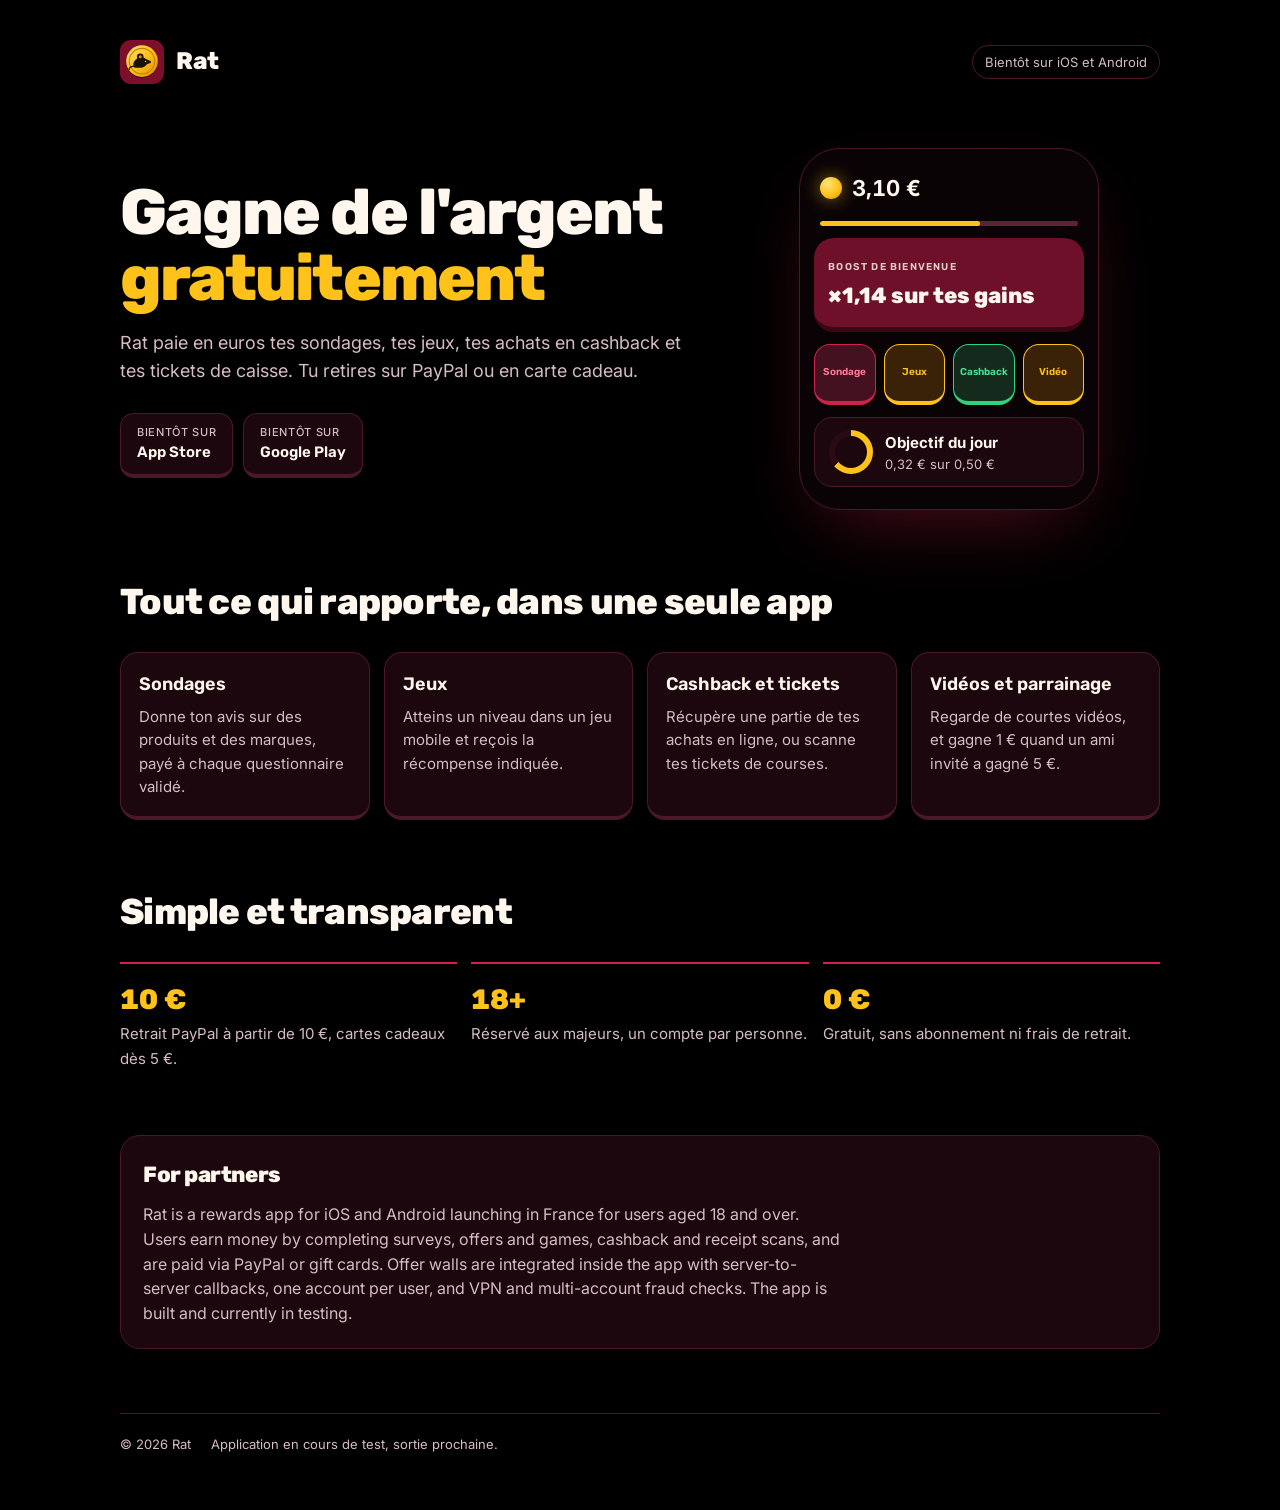
<file: index.html>
<!doctype html>
<html lang="fr">
<head>
<meta charset="utf-8">
<meta name="viewport" content="width=device-width, initial-scale=1, viewport-fit=cover">
<meta name="description" content="Rat : gagne de l'argent gratuitement avec des sondages, des jeux, du cashback et des tickets de caisse.">
<title>Rat</title>
<link rel="preconnect" href="https://fonts.googleapis.com">
<link rel="stylesheet" href="https://fonts.googleapis.com/css2?family=Rubik:wght@600;800&family=Inter:wght@400;500;700&display=swap">
<style>
/* Mise en page : une colonne étroite façon fiche d'app, héros à gauche, maquette du téléphone à droite sur grand écran */
:root {
  color-scheme: dark;
  --bg: #000000;
  --card: #1C070E;
  --line: #4A1828;
  --cherry: #D02249;
  --wine: #6E1029;
  --gold: #FFC21A;
  --text: #FFF7EE;
  --muted: #D6BCC3;
  --display: "Rubik", "Arial Rounded MT Bold", system-ui, sans-serif;
  --body: "Inter", system-ui, -apple-system, "Segoe UI", sans-serif;
}
* { box-sizing: border-box; }
body { margin: 0; background: var(--bg); color: var(--text); font-family: var(--body); font-size: 16px; line-height: 1.55; padding-inline: 20px; padding-block: 0; }
.wrap { max-width: 1040px; margin: 0 auto; display: grid; gap: 64px; padding-block: 40px 56px; }
header { display: flex; align-items: center; gap: 12px; }
header .name { font-family: var(--display); font-weight: 800; font-size: 24px; letter-spacing: -0.02em; }
.badge { margin-left: auto; font-size: 13px; color: var(--muted); border: 1px solid var(--line); border-radius: 999px; padding: 6px 12px; }
.hero { display: grid; grid-template-columns: 1.15fr 0.85fr; gap: 48px; align-items: center; }
.hero > * { min-width: 0; }
h1 { font-family: var(--display); font-weight: 800; font-size: clamp(38px, 6vw, 64px); line-height: 1.02; letter-spacing: -0.03em; margin: 0 0 18px; text-wrap: balance; }
h1 em { font-style: normal; color: var(--gold); }
.lead { font-size: 18px; color: var(--muted); max-width: 34em; margin: 0 0 28px; }
.stores { display: flex; flex-wrap: wrap; gap: 10px; }
.store { background: var(--card); border: 1px solid var(--line); border-bottom-width: 4px; border-radius: 14px; padding: 10px 16px; font-family: var(--display); font-weight: 600; font-size: 15px; }
.store small { display: block; font-family: var(--body); font-weight: 500; font-size: 11px; color: var(--muted); letter-spacing: .06em; text-transform: uppercase; }
/* Maquette de l'écran Gagner */
.phone { justify-self: center; width: min(300px, 100%); background: #0a0306; border: 1px solid var(--line); border-radius: 40px; padding: 18px 14px 22px; display: grid; gap: 12px; box-shadow: 0 30px 80px -30px rgba(208,34,73,.45); }
.bal { display: flex; align-items: center; gap: 10px; padding: 4px 6px; }
.coin { width: 22px; height: 22px; border-radius: 50%; background: radial-gradient(circle at 35% 30%, #FFE27A, var(--gold) 55%, #D99A00); box-shadow: 0 0 18px rgba(255,194,26,.55); }
.bal b { font-family: var(--body); font-weight: 700; font-size: 22px; font-variant-numeric: tabular-nums; }
.bar { height: 5px; border-radius: 5px; background: #5E2234; overflow: hidden; margin: 0 6px; }
.bar i { display: block; height: 100%; width: 62%; background: var(--gold); border-radius: 5px; animation: fill 1.6s cubic-bezier(.2,.8,.2,1) both; }
.boost { background: var(--wine); border-radius: 20px; border-bottom: 5px solid #3A0714; padding: 14px; position: relative; overflow: hidden; }
.boost small { font-family: var(--display); font-weight: 600; font-size: 10px; letter-spacing: .12em; color: rgba(255,247,238,.8); }
.boost strong { display: block; font-family: var(--display); font-weight: 800; font-size: 22px; margin-top: 2px; }
.boost::after { content: ""; position: absolute; top: -40px; bottom: -40px; width: 50px; left: -80px; background: rgba(255,255,255,.16); transform: rotate(18deg); animation: shine 4s ease-in-out 1s infinite; }
.quick { display: grid; grid-template-columns: repeat(4, 1fr); gap: 8px; }
.quick span { aspect-ratio: 1; border-radius: 16px; display: grid; place-items: center; font-family: var(--display); font-weight: 600; font-size: 10px; border: 1px solid; border-bottom-width: 4px; }
.q1 { background: #43111F; border-color: var(--cherry) !important; color: #ff7d96; }
.q2 { background: #3A2208; border-color: var(--gold) !important; color: var(--gold); }
.q3 { background: #132A1C; border-color: #2BD47D !important; color: #4BE395; }
.q4 { background: #3A2208; border-color: var(--gold) !important; color: var(--gold); }
.goal { background: var(--card); border: 1px solid var(--line); border-radius: 18px; padding: 12px 14px; display: flex; gap: 12px; align-items: center; font-size: 13px; color: var(--muted); }
.ring { width: 44px; height: 44px; border-radius: 50%; background: conic-gradient(var(--gold) 0 64%, #2A0B15 64% 100%); display: grid; place-items: center; flex: none; }
.ring::before { content: ""; width: 32px; height: 32px; border-radius: 50%; background: var(--card); }
.goal b { display: block; color: var(--text); font-size: 15px; }
/* Façons de gagner */
section h2 { font-family: var(--display); font-weight: 800; font-size: clamp(26px, 3.6vw, 36px); letter-spacing: -0.02em; margin: 0 0 22px; }
.ways { display: grid; grid-template-columns: repeat(auto-fit, minmax(210px, 1fr)); gap: 14px; }
.way { background: var(--card); border: 1px solid var(--line); border-bottom-width: 4px; border-radius: 18px; padding: 18px; }
.way h3 { font-family: var(--display); font-weight: 600; font-size: 18px; margin: 0 0 6px; }
.way p { margin: 0; color: var(--muted); font-size: 15px; }
.facts { display: grid; grid-template-columns: repeat(auto-fit, minmax(200px, 1fr)); gap: 14px; }
.fact { border-top: 2px solid var(--cherry); padding-top: 14px; }
.fact b { font-family: var(--display); font-weight: 800; font-size: 28px; color: var(--gold); display: block; font-variant-numeric: tabular-nums; }
.fact span { color: var(--muted); font-size: 15px; }
.partners { background: var(--card); border: 1px solid var(--line); border-radius: 20px; padding: 22px; }
.partners p { margin: 0; color: var(--muted); max-width: 70ch; }
.partners h2 { font-size: 22px; margin-bottom: 10px; }
footer { color: var(--muted); font-size: 13px; display: flex; flex-wrap: wrap; gap: 8px 20px; border-top: 1px solid var(--line); padding-top: 20px; }
@keyframes fill { from { width: 0; } }
@keyframes shine { 0% { left: -80px; } 30%, 100% { left: 120%; } }
@media (prefers-reduced-motion: reduce) { .bar i, .boost::after { animation: none; } }
@media (max-width: 760px) { .hero { grid-template-columns: 1fr; } .wrap { gap: 48px; } }
</style>
</head>
<body>

<div class="wrap">
  <header>
    <svg width="44" height="44" viewBox="0 0 100 100" aria-hidden="true" style="border-radius:11px">
      <defs><linearGradient id="g" x1="0" y1="0" x2="1" y2="1"><stop offset="0" stop-color="#FFE27A"/><stop offset=".5" stop-color="#FFC21A"/><stop offset="1" stop-color="#E08E00"/></linearGradient></defs>
      <rect width="100" height="100" fill="#7D0F2B"/>
      <circle cx="50" cy="50" r="36" fill="#45071A"/><circle cx="50" cy="48" r="36" fill="url(#g)"/>
      <circle cx="50" cy="48" r="29" fill="none" stroke="#C98200" stroke-width="2.5"/>
      <path d="M30 58c0-10 8-18 19-18 4 0 7 1 10 3l9 4c3 1 4 4 1 5l-8 3c-3 5-8 8-14 8H34c-2 0-4-2-4-5z" fill="#1A1206"/>
      <circle cx="46" cy="38" r="7.5" fill="#1A1206"/><circle cx="46" cy="38" r="3.5" fill="#E08E00"/><circle cx="58" cy="49" r="1.8" fill="#FFC21A"/>
      <path d="M30 60c-6 0-9 3-9 7" fill="none" stroke="#1A1206" stroke-width="2.6" stroke-linecap="round"/>
    </svg>
    <span class="name">Rat</span>
    <span class="badge">Bientôt sur iOS et Android</span>
  </header>

  <div class="hero">
    <div>
      <h1>Gagne de l'argent <em>gratuitement</em></h1>
      <p class="lead">Rat paie en euros tes sondages, tes jeux, tes achats en cashback et tes tickets de caisse. Tu retires sur PayPal ou en carte cadeau.</p>
      <div class="stores">
        <span class="store"><small>Bientôt sur</small>App Store</span>
        <span class="store"><small>Bientôt sur</small>Google Play</span>
      </div>
    </div>
    <div class="phone" aria-label="Aperçu de l'écran Gagner">
      <div class="bal"><span class="coin"></span><b>3,10 €</b></div>
      <div class="bar"><i></i></div>
      <div class="boost"><small>BOOST DE BIENVENUE</small><strong>×1,14 sur tes gains</strong></div>
      <div class="quick"><span class="q1">Sondage</span><span class="q2">Jeux</span><span class="q3">Cashback</span><span class="q4">Vidéo</span></div>
      <div class="goal"><span class="ring"></span><div><b>Objectif du jour</b>0,32 € sur 0,50 €</div></div>
    </div>
  </div>

  <section>
    <h2>Tout ce qui rapporte, dans une seule app</h2>
    <div class="ways">
      <div class="way"><h3>Sondages</h3><p>Donne ton avis sur des produits et des marques, payé à chaque questionnaire validé.</p></div>
      <div class="way"><h3>Jeux</h3><p>Atteins un niveau dans un jeu mobile et reçois la récompense indiquée.</p></div>
      <div class="way"><h3>Cashback et tickets</h3><p>Récupère une partie de tes achats en ligne, ou scanne tes tickets de courses.</p></div>
      <div class="way"><h3>Vidéos et parrainage</h3><p>Regarde de courtes vidéos, et gagne 1 € quand un ami invité a gagné 5 €.</p></div>
    </div>
  </section>

  <section>
    <h2>Simple et transparent</h2>
    <div class="facts">
      <div class="fact"><b>10 €</b><span>Retrait PayPal à partir de 10 €, cartes cadeaux dès 5 €.</span></div>
      <div class="fact"><b>18+</b><span>Réservé aux majeurs, un compte par personne.</span></div>
      <div class="fact"><b>0 €</b><span>Gratuit, sans abonnement ni frais de retrait.</span></div>
    </div>
  </section>

  <section class="partners" lang="en">
    <h2>For partners</h2>
    <p>Rat is a rewards app for iOS and Android launching in France for users aged 18 and over. Users earn money by completing surveys, offers and games, cashback and receipt scans, and are paid via PayPal or gift cards. Offer walls are integrated inside the app with server-to-server callbacks, one account per user, and VPN and multi-account fraud checks. The app is built and currently in testing.</p>
  </section>

  <footer>
    <span>© 2026 Rat</span>
    <span>Application en cours de test, sortie prochaine.</span>
  </footer>
</div>
</body>
</html>
</file>
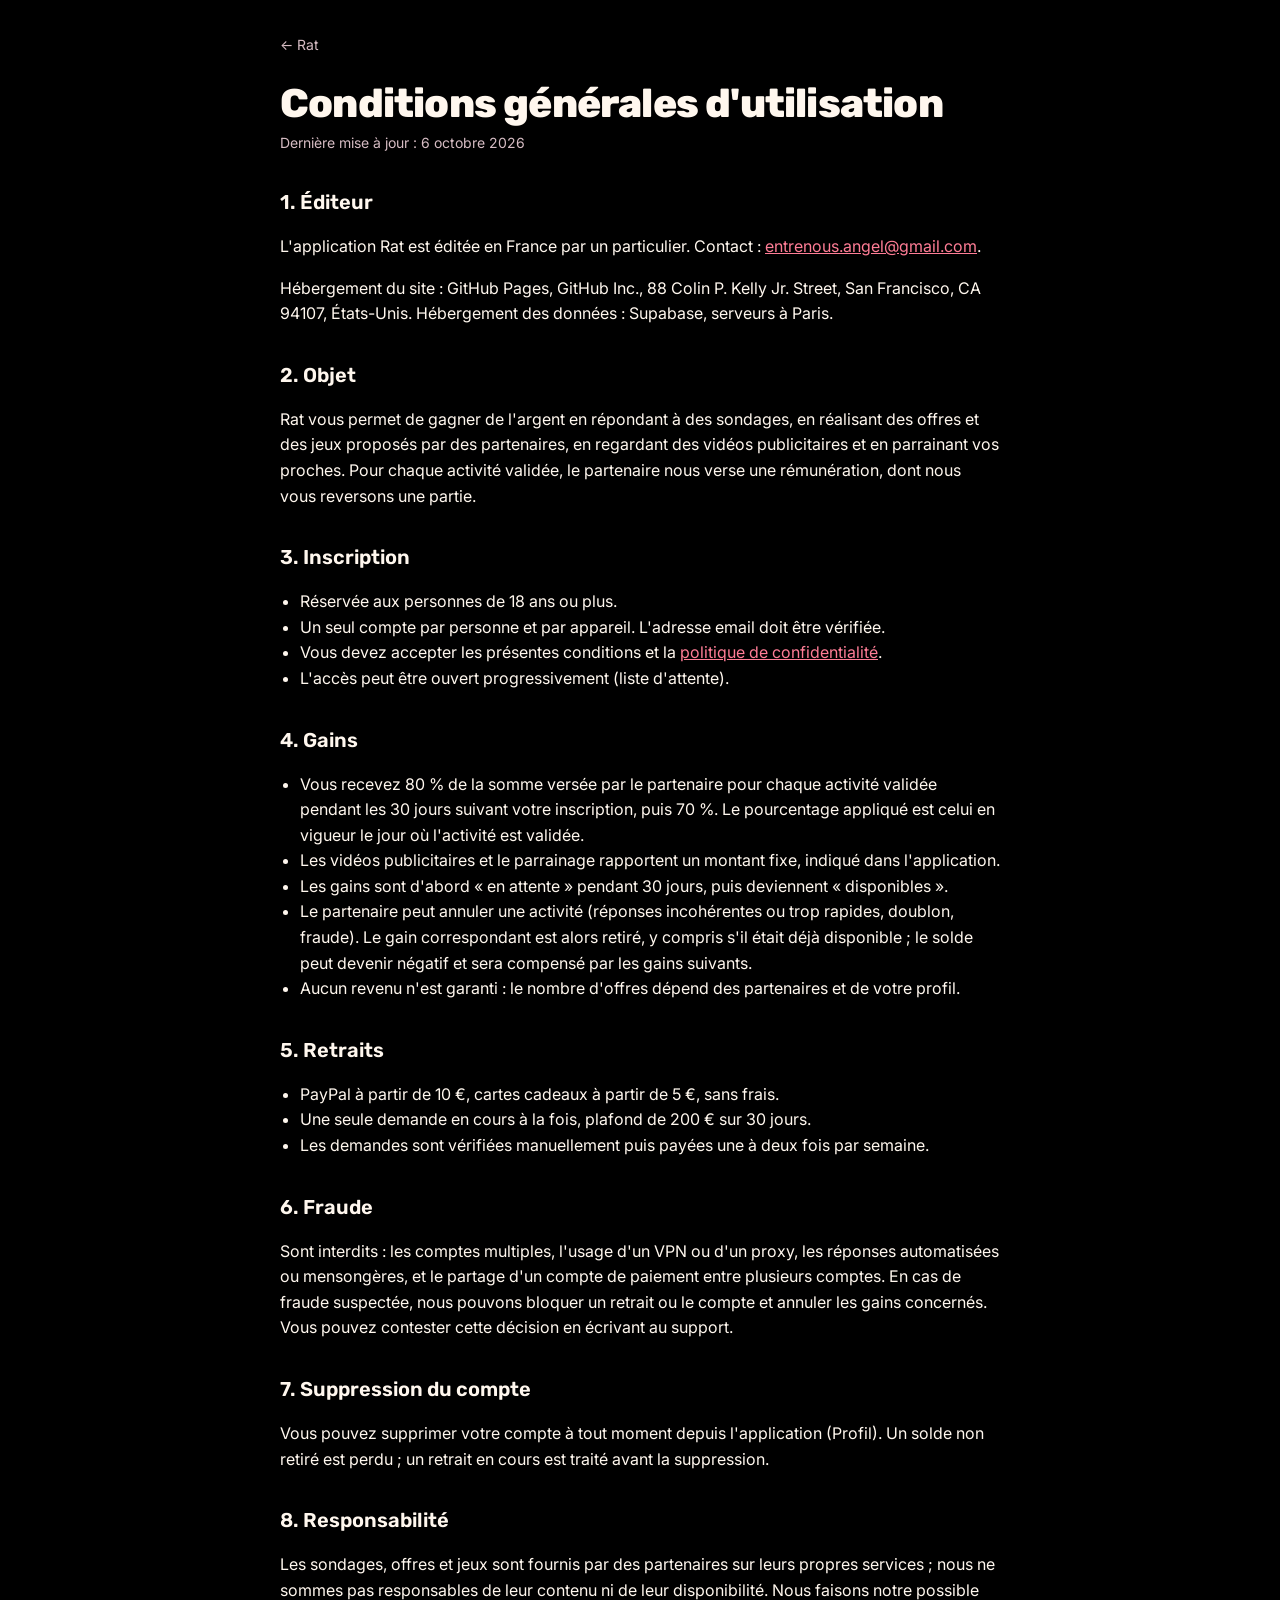
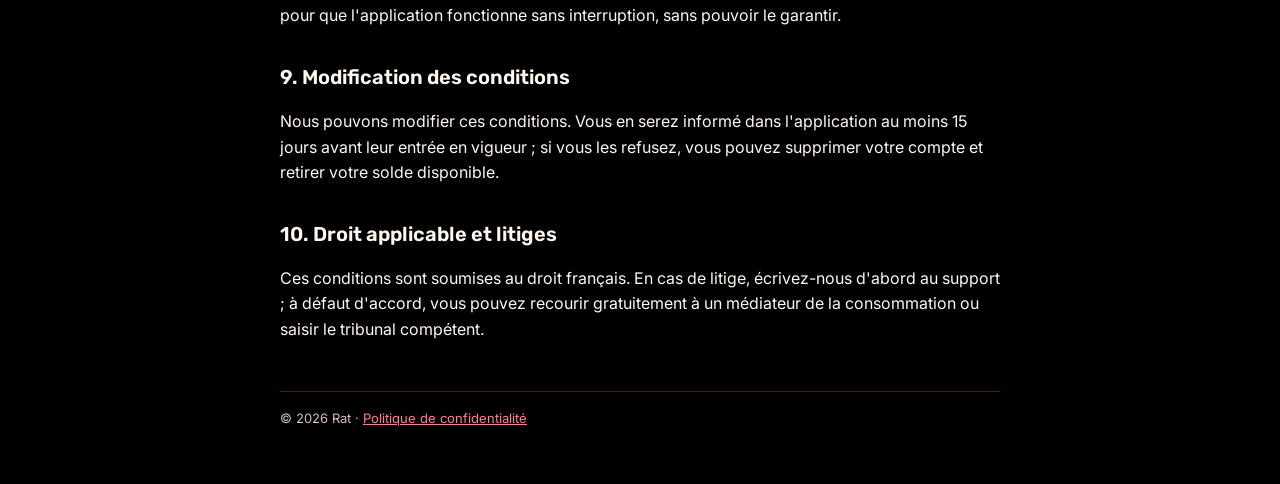
<file: cgu.html>
<!doctype html>
<html lang="fr">
<head>
<meta charset="utf-8">
<meta name="viewport" content="width=device-width, initial-scale=1">
<title>Conditions d'utilisation · Rat</title>
<link rel="preconnect" href="https://fonts.googleapis.com">
<link rel="stylesheet" href="https://fonts.googleapis.com/css2?family=Rubik:wght@600;800&family=Inter:wght@400;500&display=swap">
<link rel="stylesheet" href="legal.css">
</head>
<body>
<main>
<nav><a href="./">← Rat</a></nav>
<h1>Conditions générales d'utilisation</h1>
<p class="updated">Dernière mise à jour : 6 octobre 2026</p>

<h2>1. Éditeur</h2>
<p>L'application Rat est éditée en France par un particulier. Contact : <a href="mailto:entrenous.angel@gmail.com">entrenous.angel@gmail.com</a>.</p>
<p>Hébergement du site : GitHub Pages, GitHub Inc., 88 Colin P. Kelly Jr. Street, San Francisco, CA 94107, États-Unis. Hébergement des données : Supabase, serveurs à Paris.</p>

<h2>2. Objet</h2>
<p>Rat vous permet de gagner de l'argent en répondant à des sondages, en réalisant des offres et des jeux proposés par des partenaires, en regardant des vidéos publicitaires et en parrainant vos proches. Pour chaque activité validée, le partenaire nous verse une rémunération, dont nous vous reversons une partie.</p>

<h2>3. Inscription</h2>
<ul>
<li>Réservée aux personnes de 18 ans ou plus.</li>
<li>Un seul compte par personne et par appareil. L'adresse email doit être vérifiée.</li>
<li>Vous devez accepter les présentes conditions et la <a href="confidentialite.html">politique de confidentialité</a>.</li>
<li>L'accès peut être ouvert progressivement (liste d'attente).</li>
</ul>

<h2>4. Gains</h2>
<ul>
<li>Vous recevez 80 % de la somme versée par le partenaire pour chaque activité validée pendant les 30 jours suivant votre inscription, puis 70 %. Le pourcentage appliqué est celui en vigueur le jour où l'activité est validée.</li>
<li>Les vidéos publicitaires et le parrainage rapportent un montant fixe, indiqué dans l'application.</li>
<li>Les gains sont d'abord « en attente » pendant 30 jours, puis deviennent « disponibles ».</li>
<li>Le partenaire peut annuler une activité (réponses incohérentes ou trop rapides, doublon, fraude). Le gain correspondant est alors retiré, y compris s'il était déjà disponible ; le solde peut devenir négatif et sera compensé par les gains suivants.</li>
<li>Aucun revenu n'est garanti : le nombre d'offres dépend des partenaires et de votre profil.</li>
</ul>

<h2>5. Retraits</h2>
<ul>
<li>PayPal à partir de 10 €, cartes cadeaux à partir de 5 €, sans frais.</li>
<li>Une seule demande en cours à la fois, plafond de 200 € sur 30 jours.</li>
<li>Les demandes sont vérifiées manuellement puis payées une à deux fois par semaine.</li>
</ul>

<h2>6. Fraude</h2>
<p>Sont interdits : les comptes multiples, l'usage d'un VPN ou d'un proxy, les réponses automatisées ou mensongères, et le partage d'un compte de paiement entre plusieurs comptes. En cas de fraude suspectée, nous pouvons bloquer un retrait ou le compte et annuler les gains concernés. Vous pouvez contester cette décision en écrivant au support.</p>

<h2>7. Suppression du compte</h2>
<p>Vous pouvez supprimer votre compte à tout moment depuis l'application (Profil). Un solde non retiré est perdu ; un retrait en cours est traité avant la suppression.</p>

<h2>8. Responsabilité</h2>
<p>Les sondages, offres et jeux sont fournis par des partenaires sur leurs propres services ; nous ne sommes pas responsables de leur contenu ni de leur disponibilité. Nous faisons notre possible pour que l'application fonctionne sans interruption, sans pouvoir le garantir.</p>

<h2>9. Modification des conditions</h2>
<p>Nous pouvons modifier ces conditions. Vous en serez informé dans l'application au moins 15 jours avant leur entrée en vigueur ; si vous les refusez, vous pouvez supprimer votre compte et retirer votre solde disponible.</p>

<h2>10. Droit applicable et litiges</h2>
<p>Ces conditions sont soumises au droit français. En cas de litige, écrivez-nous d'abord au support ; à défaut d'accord, vous pouvez recourir gratuitement à un médiateur de la consommation ou saisir le tribunal compétent.</p>

<footer>© 2026 Rat · <a href="confidentialite.html">Politique de confidentialité</a></footer>
</main>
</body>
</html>
</file>
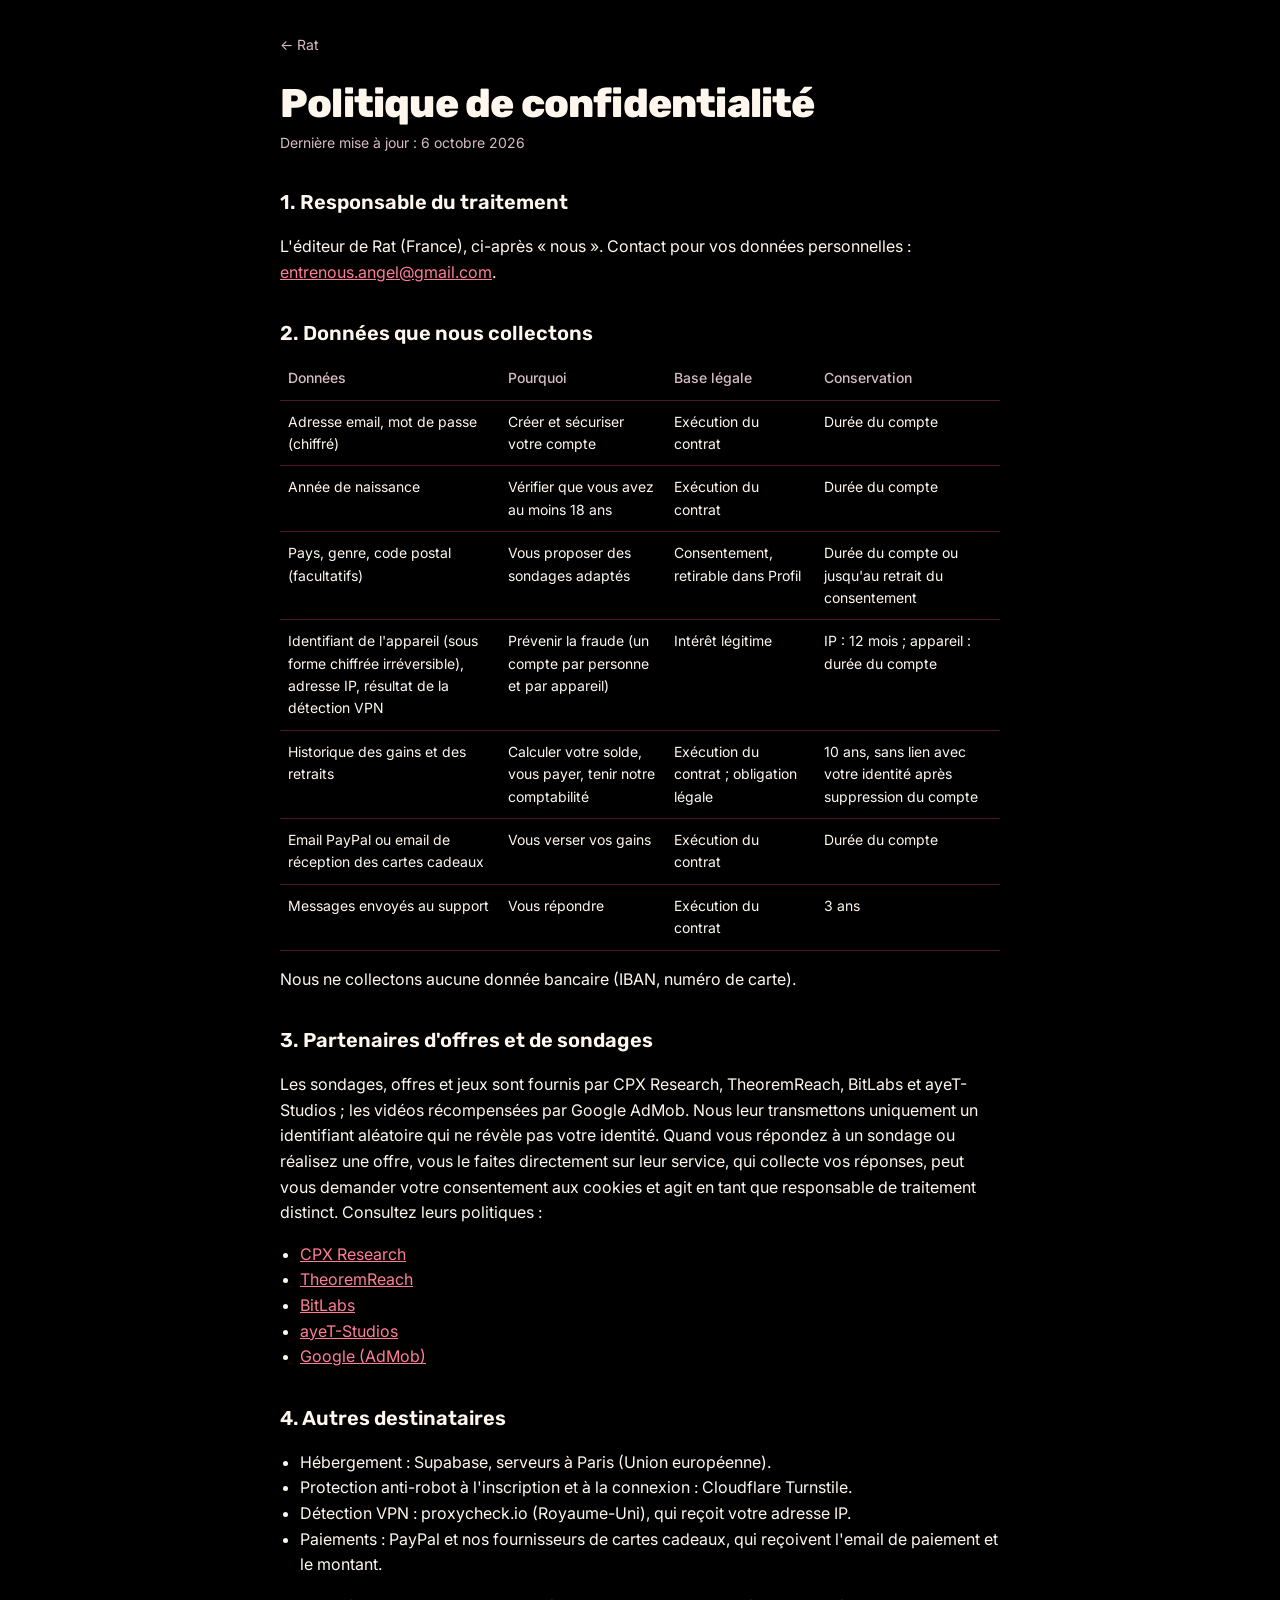
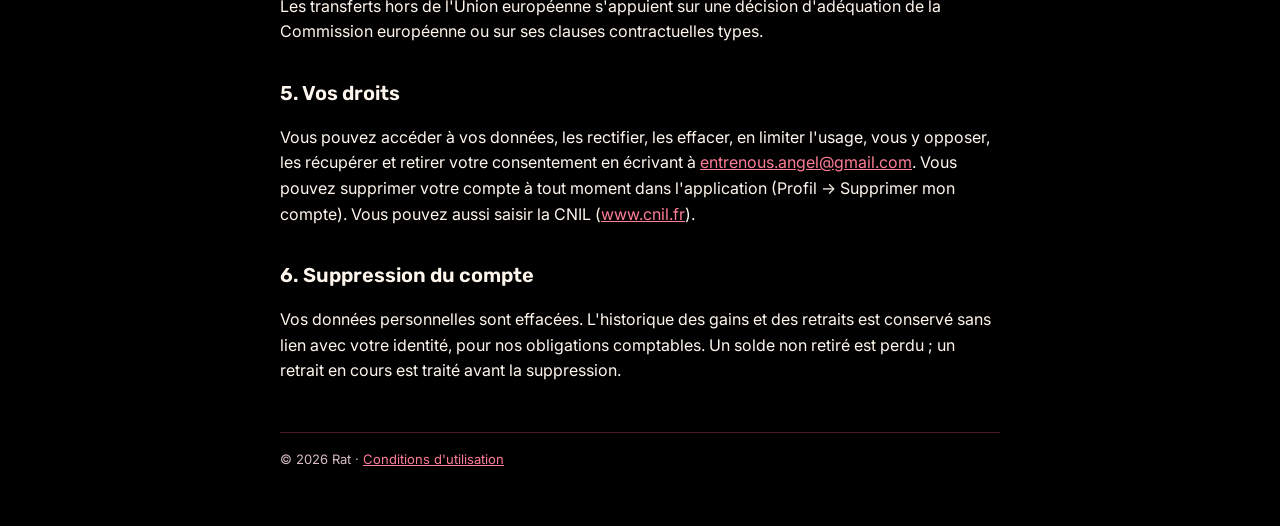
<file: confidentialite.html>
<!doctype html>
<html lang="fr">
<head>
<meta charset="utf-8">
<meta name="viewport" content="width=device-width, initial-scale=1">
<title>Confidentialité · Rat</title>
<link rel="preconnect" href="https://fonts.googleapis.com">
<link rel="stylesheet" href="https://fonts.googleapis.com/css2?family=Rubik:wght@600;800&family=Inter:wght@400;500&display=swap">
<link rel="stylesheet" href="legal.css">
</head>
<body>
<main>
<nav><a href="./">← Rat</a></nav>
<h1>Politique de confidentialité</h1>
<p class="updated">Dernière mise à jour : 6 octobre 2026</p>

<h2>1. Responsable du traitement</h2>
<p>L'éditeur de Rat (France), ci-après « nous ». Contact pour vos données personnelles : <a href="mailto:entrenous.angel@gmail.com">entrenous.angel@gmail.com</a>.</p>

<h2>2. Données que nous collectons</h2>
<div class="table"><table>
<tr><th>Données</th><th>Pourquoi</th><th>Base légale</th><th>Conservation</th></tr>
<tr><td>Adresse email, mot de passe (chiffré)</td><td>Créer et sécuriser votre compte</td><td>Exécution du contrat</td><td>Durée du compte</td></tr>
<tr><td>Année de naissance</td><td>Vérifier que vous avez au moins 18 ans</td><td>Exécution du contrat</td><td>Durée du compte</td></tr>
<tr><td>Pays, genre, code postal (facultatifs)</td><td>Vous proposer des sondages adaptés</td><td>Consentement, retirable dans Profil</td><td>Durée du compte ou jusqu'au retrait du consentement</td></tr>
<tr><td>Identifiant de l'appareil (sous forme chiffrée irréversible), adresse IP, résultat de la détection VPN</td><td>Prévenir la fraude (un compte par personne et par appareil)</td><td>Intérêt légitime</td><td>IP : 12 mois ; appareil : durée du compte</td></tr>
<tr><td>Historique des gains et des retraits</td><td>Calculer votre solde, vous payer, tenir notre comptabilité</td><td>Exécution du contrat ; obligation légale</td><td>10 ans, sans lien avec votre identité après suppression du compte</td></tr>
<tr><td>Email PayPal ou email de réception des cartes cadeaux</td><td>Vous verser vos gains</td><td>Exécution du contrat</td><td>Durée du compte</td></tr>
<tr><td>Messages envoyés au support</td><td>Vous répondre</td><td>Exécution du contrat</td><td>3 ans</td></tr>
</table></div>
<p>Nous ne collectons aucune donnée bancaire (IBAN, numéro de carte).</p>

<h2>3. Partenaires d'offres et de sondages</h2>
<p>Les sondages, offres et jeux sont fournis par CPX Research, TheoremReach, BitLabs et ayeT-Studios ; les vidéos récompensées par Google AdMob. Nous leur transmettons uniquement un identifiant aléatoire qui ne révèle pas votre identité. Quand vous répondez à un sondage ou réalisez une offre, vous le faites directement sur leur service, qui collecte vos réponses, peut vous demander votre consentement aux cookies et agit en tant que responsable de traitement distinct. Consultez leurs politiques :</p>
<ul>
<li><a href="https://www.cpx-research.com/main/en/privacy.php">CPX Research</a></li>
<li><a href="https://theoremreach.com/privacy">TheoremReach</a></li>
<li><a href="https://bitlabs.ai/privacy-policy">BitLabs</a></li>
<li><a href="https://www.ayetstudios.com/privacy-policy">ayeT-Studios</a></li>
<li><a href="https://policies.google.com/privacy">Google (AdMob)</a></li>
</ul>

<h2>4. Autres destinataires</h2>
<ul>
<li>Hébergement : Supabase, serveurs à Paris (Union européenne).</li>
<li>Protection anti-robot à l'inscription et à la connexion : Cloudflare Turnstile.</li>
<li>Détection VPN : proxycheck.io (Royaume-Uni), qui reçoit votre adresse IP.</li>
<li>Paiements : PayPal et nos fournisseurs de cartes cadeaux, qui reçoivent l'email de paiement et le montant.</li>
</ul>
<p>Les transferts hors de l'Union européenne s'appuient sur une décision d'adéquation de la Commission européenne ou sur ses clauses contractuelles types.</p>

<h2>5. Vos droits</h2>
<p>Vous pouvez accéder à vos données, les rectifier, les effacer, en limiter l'usage, vous y opposer, les récupérer et retirer votre consentement en écrivant à <a href="mailto:entrenous.angel@gmail.com">entrenous.angel@gmail.com</a>. Vous pouvez supprimer votre compte à tout moment dans l'application (Profil → Supprimer mon compte). Vous pouvez aussi saisir la CNIL (<a href="https://www.cnil.fr">www.cnil.fr</a>).</p>

<h2>6. Suppression du compte</h2>
<p>Vos données personnelles sont effacées. L'historique des gains et des retraits est conservé sans lien avec votre identité, pour nos obligations comptables. Un solde non retiré est perdu ; un retrait en cours est traité avant la suppression.</p>

<footer>© 2026 Rat · <a href="cgu.html">Conditions d'utilisation</a></footer>
</main>
</body>
</html>
</file>
<file: legal.css>
/* Pages légales : même palette que la page d'accueil, une colonne de lecture */
:root {
  color-scheme: dark;
  --bg: #000000;
  --card: #1C070E;
  --line: #4A1828;
  --cherry: #D02249;
  --gold: #FFC21A;
  --text: #FFF7EE;
  --muted: #D6BCC3;
}
* { box-sizing: border-box; }
body { margin: 0; background: var(--bg); color: var(--text); font-family: "Inter", system-ui, -apple-system, "Segoe UI", sans-serif; font-size: 16px; line-height: 1.6; padding-inline: 16px; }
main { max-width: 720px; margin: 0 auto; padding-block: 32px 56px; }
nav a { color: var(--muted); text-decoration: none; font-size: 14px; }
h1 { font-family: "Rubik", system-ui, sans-serif; font-weight: 800; font-size: clamp(28px, 6vw, 40px); line-height: 1.1; letter-spacing: -0.02em; margin: 24px 0 6px; }
.updated { color: var(--muted); font-size: 14px; margin: 0 0 32px; }
h2 { font-family: "Rubik", system-ui, sans-serif; font-weight: 600; font-size: 20px; margin: 32px 0 8px; }
p, li { color: var(--text); }
ul { padding-left: 20px; }
a { color: #ff7d96; }
.box { background: var(--card); border: 1px solid var(--line); border-radius: 14px; padding: 16px; }
.table { overflow-x: auto; }
table { border-collapse: collapse; width: 100%; font-size: 14px; }
th, td { text-align: left; vertical-align: top; padding: 10px 8px; border-bottom: 1px solid var(--line); }
th { color: var(--muted); font-weight: 500; }
footer { margin-top: 48px; border-top: 1px solid var(--line); padding-top: 16px; color: var(--muted); font-size: 13px; }
</file>
